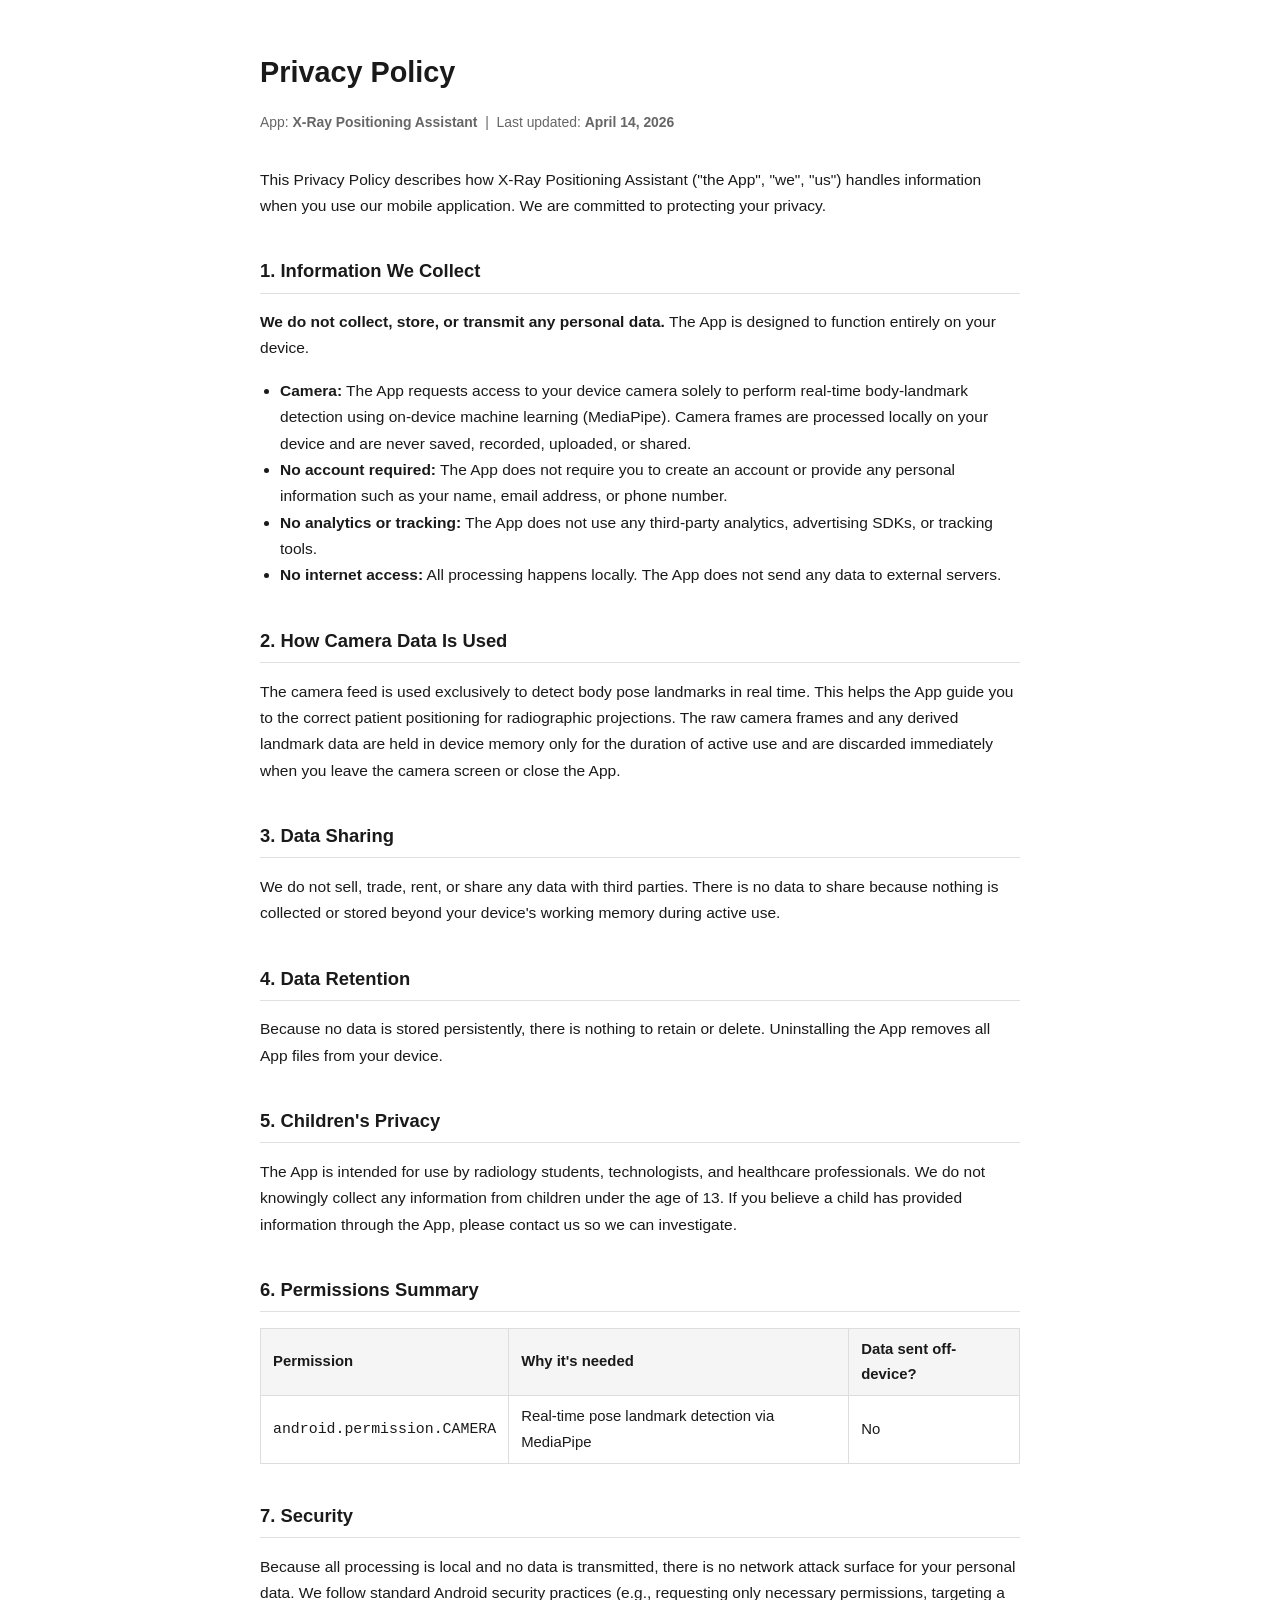
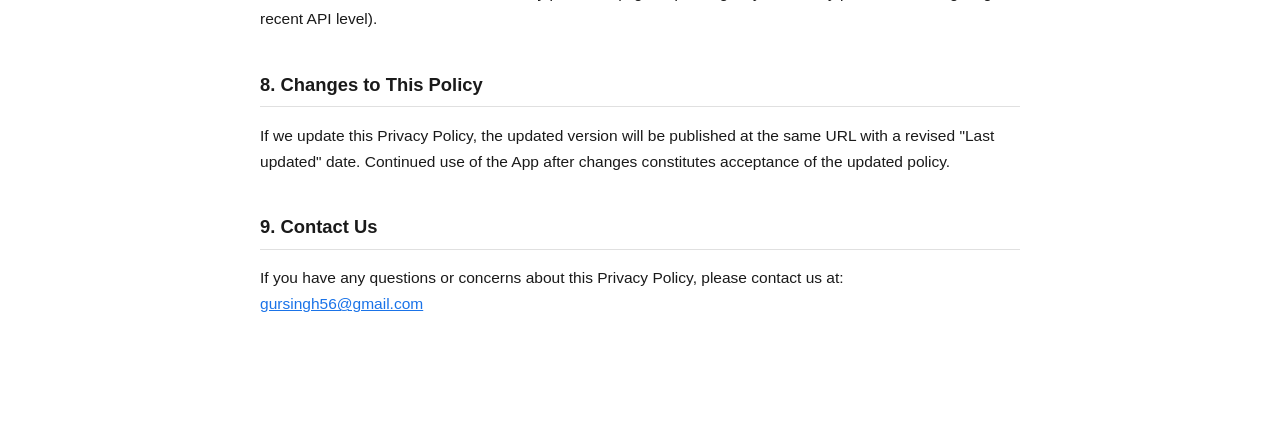
<file: privacy-policy.html>
<!DOCTYPE html>
<html lang="en">
<head>
  <meta charset="UTF-8" />
  <meta name="viewport" content="width=device-width, initial-scale=1.0" />
  <title>Privacy Policy — X-Ray Positioning Assistant</title>
  <style>
    body {
      font-family: -apple-system, BlinkMacSystemFont, "Segoe UI", Roboto, sans-serif;
      max-width: 760px;
      margin: 48px auto;
      padding: 0 24px 64px;
      color: #1a1a1a;
      line-height: 1.7;
    }
    h1 { font-size: 1.8rem; margin-bottom: 4px; }
    h2 { font-size: 1.15rem; margin-top: 36px; border-bottom: 1px solid #e0e0e0; padding-bottom: 6px; }
    p, li { font-size: 0.97rem; }
    ul { padding-left: 20px; }
    .meta { color: #666; font-size: 0.87rem; margin-bottom: 32px; }
    a { color: #1a73e8; }
  </style>
</head>
<body>

<h1>Privacy Policy</h1>
<p class="meta">App: <strong>X-Ray Positioning Assistant</strong> &nbsp;|&nbsp; Last updated: <strong>April 14, 2026</strong></p>

<p>
  This Privacy Policy describes how X-Ray Positioning Assistant ("the App", "we", "us") handles
  information when you use our mobile application. We are committed to protecting your privacy.
</p>

<h2>1. Information We Collect</h2>
<p>
  <strong>We do not collect, store, or transmit any personal data.</strong>
  The App is designed to function entirely on your device.
</p>
<ul>
  <li>
    <strong>Camera:</strong> The App requests access to your device camera solely to perform
    real-time body-landmark detection using on-device machine learning (MediaPipe). Camera frames
    are processed locally on your device and are never saved, recorded, uploaded, or shared.
  </li>
  <li>
    <strong>No account required:</strong> The App does not require you to create an account or
    provide any personal information such as your name, email address, or phone number.
  </li>
  <li>
    <strong>No analytics or tracking:</strong> The App does not use any third-party analytics,
    advertising SDKs, or tracking tools.
  </li>
  <li>
    <strong>No internet access:</strong> All processing happens locally. The App does not send
    any data to external servers.
  </li>
</ul>

<h2>2. How Camera Data Is Used</h2>
<p>
  The camera feed is used exclusively to detect body pose landmarks in real time. This helps the
  App guide you to the correct patient positioning for radiographic projections. The raw camera
  frames and any derived landmark data are held in device memory only for the duration of active
  use and are discarded immediately when you leave the camera screen or close the App.
</p>

<h2>3. Data Sharing</h2>
<p>
  We do not sell, trade, rent, or share any data with third parties. There is no data to share
  because nothing is collected or stored beyond your device's working memory during active use.
</p>

<h2>4. Data Retention</h2>
<p>
  Because no data is stored persistently, there is nothing to retain or delete. Uninstalling the
  App removes all App files from your device.
</p>

<h2>5. Children's Privacy</h2>
<p>
  The App is intended for use by radiology students, technologists, and healthcare professionals.
  We do not knowingly collect any information from children under the age of 13. If you believe a
  child has provided information through the App, please contact us so we can investigate.
</p>

<h2>6. Permissions Summary</h2>
<table style="border-collapse:collapse;width:100%;font-size:0.93rem;">
  <thead>
    <tr style="background:#f5f5f5;">
      <th style="text-align:left;padding:8px 12px;border:1px solid #ddd;">Permission</th>
      <th style="text-align:left;padding:8px 12px;border:1px solid #ddd;">Why it's needed</th>
      <th style="text-align:left;padding:8px 12px;border:1px solid #ddd;">Data sent off-device?</th>
    </tr>
  </thead>
  <tbody>
    <tr>
      <td style="padding:8px 12px;border:1px solid #ddd;"><code>android.permission.CAMERA</code></td>
      <td style="padding:8px 12px;border:1px solid #ddd;">Real-time pose landmark detection via MediaPipe</td>
      <td style="padding:8px 12px;border:1px solid #ddd;">No</td>
    </tr>
  </tbody>
</table>

<h2>7. Security</h2>
<p>
  Because all processing is local and no data is transmitted, there is no network attack surface
  for your personal data. We follow standard Android security practices (e.g., requesting only
  necessary permissions, targeting a recent API level).
</p>

<h2>8. Changes to This Policy</h2>
<p>
  If we update this Privacy Policy, the updated version will be published at the same URL with a
  revised "Last updated" date. Continued use of the App after changes constitutes acceptance of
  the updated policy.
</p>

<h2>9. Contact Us</h2>
<p>
  If you have any questions or concerns about this Privacy Policy, please contact us at:<br />
  <a href="mailto:gursingh56@gmail.com">gursingh56@gmail.com</a>
</p>

</body>
</html>
</file>
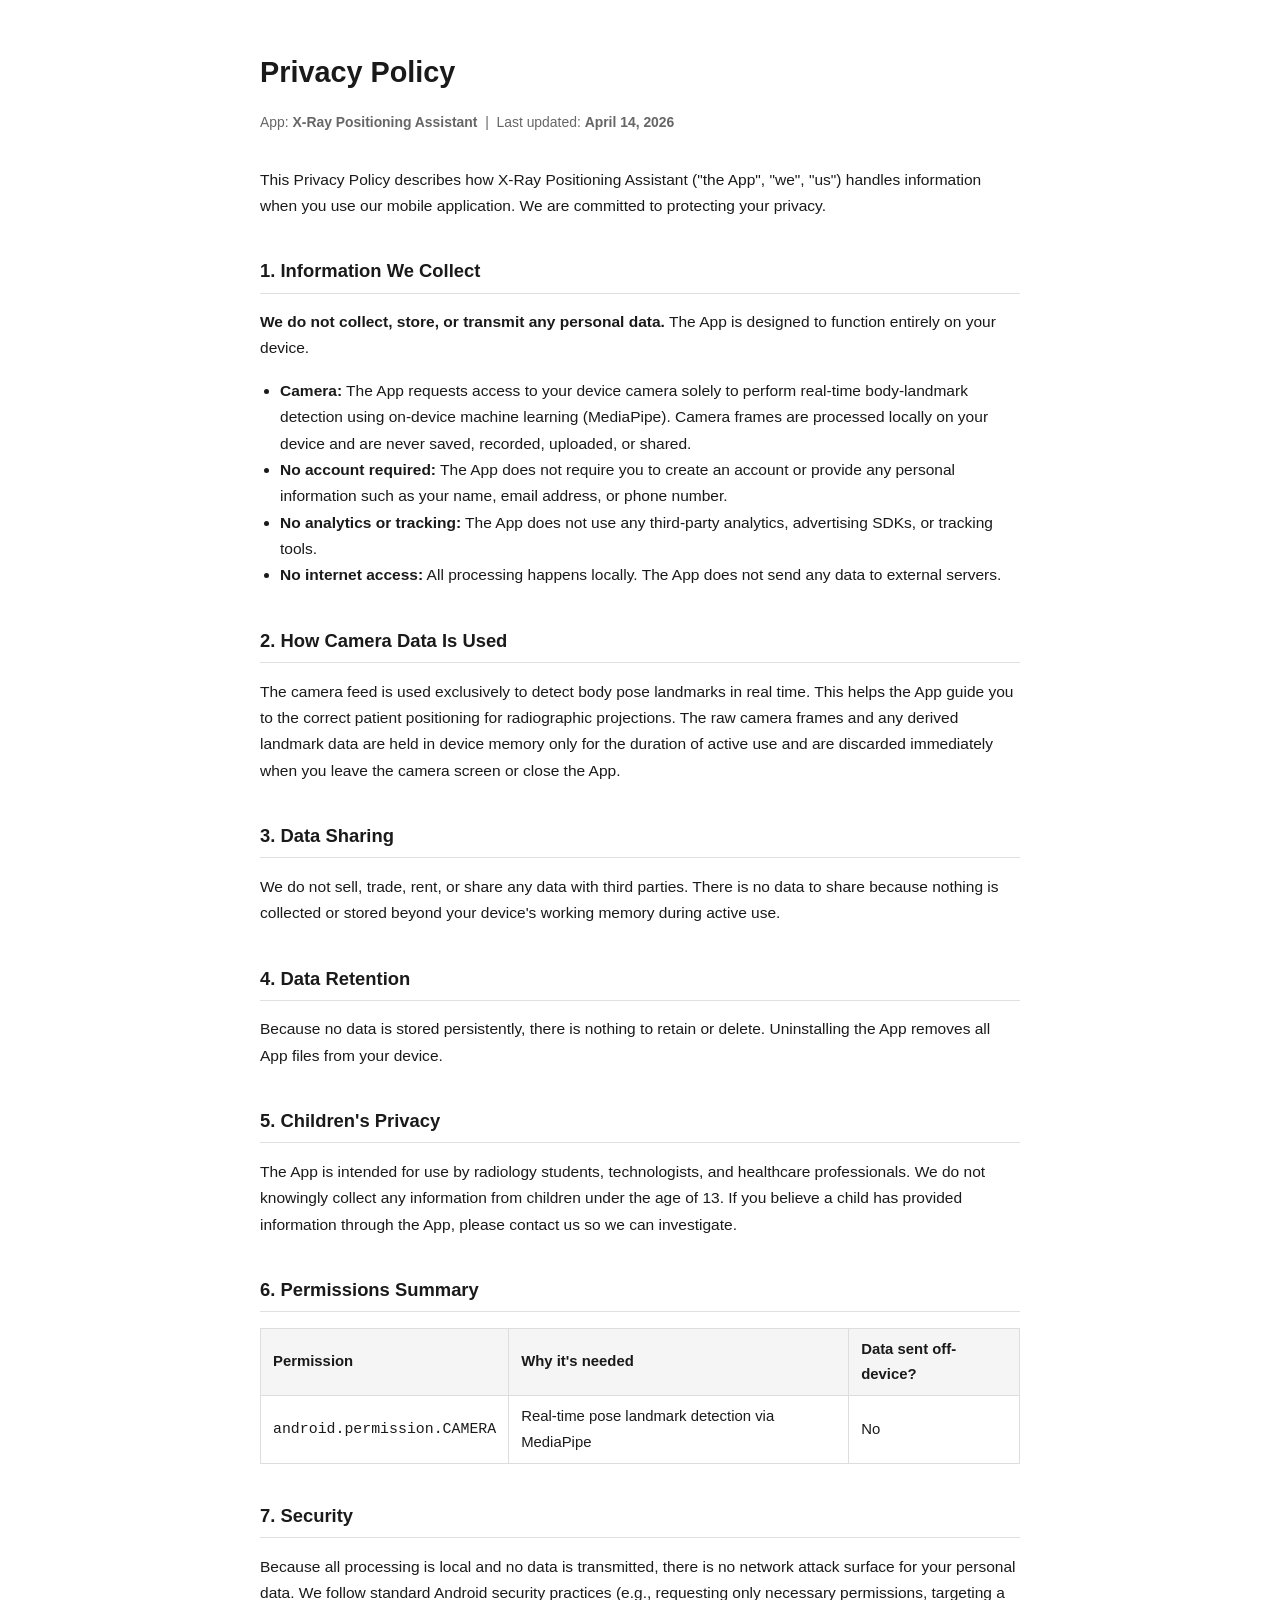
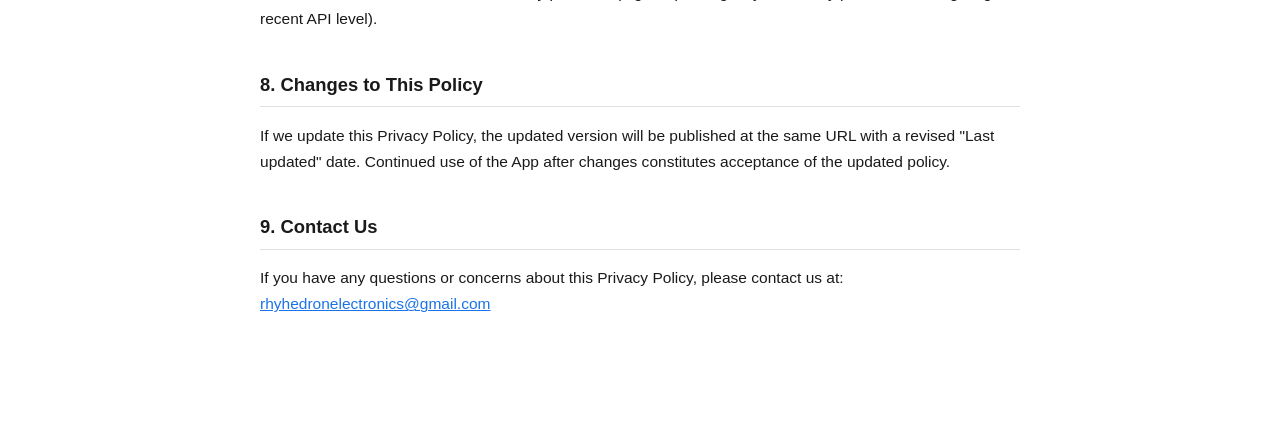
<file: privacy_policy.html>
<!DOCTYPE html>
<html lang="en">
<head>
  <meta charset="UTF-8" />
  <meta name="viewport" content="width=device-width, initial-scale=1.0" />
  <title>Privacy Policy — X-Ray Positioning Assistant</title>
  <style>
    body {
      font-family: -apple-system, BlinkMacSystemFont, "Segoe UI", Roboto, sans-serif;
      max-width: 760px;
      margin: 48px auto;
      padding: 0 24px 64px;
      color: #1a1a1a;
      line-height: 1.7;
    }
    h1 { font-size: 1.8rem; margin-bottom: 4px; }
    h2 { font-size: 1.15rem; margin-top: 36px; border-bottom: 1px solid #e0e0e0; padding-bottom: 6px; }
    p, li { font-size: 0.97rem; }
    ul { padding-left: 20px; }
    .meta { color: #666; font-size: 0.87rem; margin-bottom: 32px; }
    a { color: #1a73e8; }
  </style>
</head>
<body>

<h1>Privacy Policy</h1>
<p class="meta">App: <strong>X-Ray Positioning Assistant</strong> &nbsp;|&nbsp; Last updated: <strong>April 14, 2026</strong></p>

<p>
  This Privacy Policy describes how X-Ray Positioning Assistant ("the App", "we", "us") handles
  information when you use our mobile application. We are committed to protecting your privacy.
</p>

<h2>1. Information We Collect</h2>
<p>
  <strong>We do not collect, store, or transmit any personal data.</strong>
  The App is designed to function entirely on your device.
</p>
<ul>
  <li>
    <strong>Camera:</strong> The App requests access to your device camera solely to perform
    real-time body-landmark detection using on-device machine learning (MediaPipe). Camera frames
    are processed locally on your device and are never saved, recorded, uploaded, or shared.
  </li>
  <li>
    <strong>No account required:</strong> The App does not require you to create an account or
    provide any personal information such as your name, email address, or phone number.
  </li>
  <li>
    <strong>No analytics or tracking:</strong> The App does not use any third-party analytics,
    advertising SDKs, or tracking tools.
  </li>
  <li>
    <strong>No internet access:</strong> All processing happens locally. The App does not send
    any data to external servers.
  </li>
</ul>

<h2>2. How Camera Data Is Used</h2>
<p>
  The camera feed is used exclusively to detect body pose landmarks in real time. This helps the
  App guide you to the correct patient positioning for radiographic projections. The raw camera
  frames and any derived landmark data are held in device memory only for the duration of active
  use and are discarded immediately when you leave the camera screen or close the App.
</p>

<h2>3. Data Sharing</h2>
<p>
  We do not sell, trade, rent, or share any data with third parties. There is no data to share
  because nothing is collected or stored beyond your device's working memory during active use.
</p>

<h2>4. Data Retention</h2>
<p>
  Because no data is stored persistently, there is nothing to retain or delete. Uninstalling the
  App removes all App files from your device.
</p>

<h2>5. Children's Privacy</h2>
<p>
  The App is intended for use by radiology students, technologists, and healthcare professionals.
  We do not knowingly collect any information from children under the age of 13. If you believe a
  child has provided information through the App, please contact us so we can investigate.
</p>

<h2>6. Permissions Summary</h2>
<table style="border-collapse:collapse;width:100%;font-size:0.93rem;">
  <thead>
    <tr style="background:#f5f5f5;">
      <th style="text-align:left;padding:8px 12px;border:1px solid #ddd;">Permission</th>
      <th style="text-align:left;padding:8px 12px;border:1px solid #ddd;">Why it's needed</th>
      <th style="text-align:left;padding:8px 12px;border:1px solid #ddd;">Data sent off-device?</th>
    </tr>
  </thead>
  <tbody>
    <tr>
      <td style="padding:8px 12px;border:1px solid #ddd;"><code>android.permission.CAMERA</code></td>
      <td style="padding:8px 12px;border:1px solid #ddd;">Real-time pose landmark detection via MediaPipe</td>
      <td style="padding:8px 12px;border:1px solid #ddd;">No</td>
    </tr>
  </tbody>
</table>

<h2>7. Security</h2>
<p>
  Because all processing is local and no data is transmitted, there is no network attack surface
  for your personal data. We follow standard Android security practices (e.g., requesting only
  necessary permissions, targeting a recent API level).
</p>

<h2>8. Changes to This Policy</h2>
<p>
  If we update this Privacy Policy, the updated version will be published at the same URL with a
  revised "Last updated" date. Continued use of the App after changes constitutes acceptance of
  the updated policy.
</p>

<h2>9. Contact Us</h2>
<p>
  If you have any questions or concerns about this Privacy Policy, please contact us at:<br />
  <a href="mailto:rhyhedronelectronics@gmail.com">rhyhedronelectronics@gmail.com</a>
</p>

</body>
</html>
</file>
